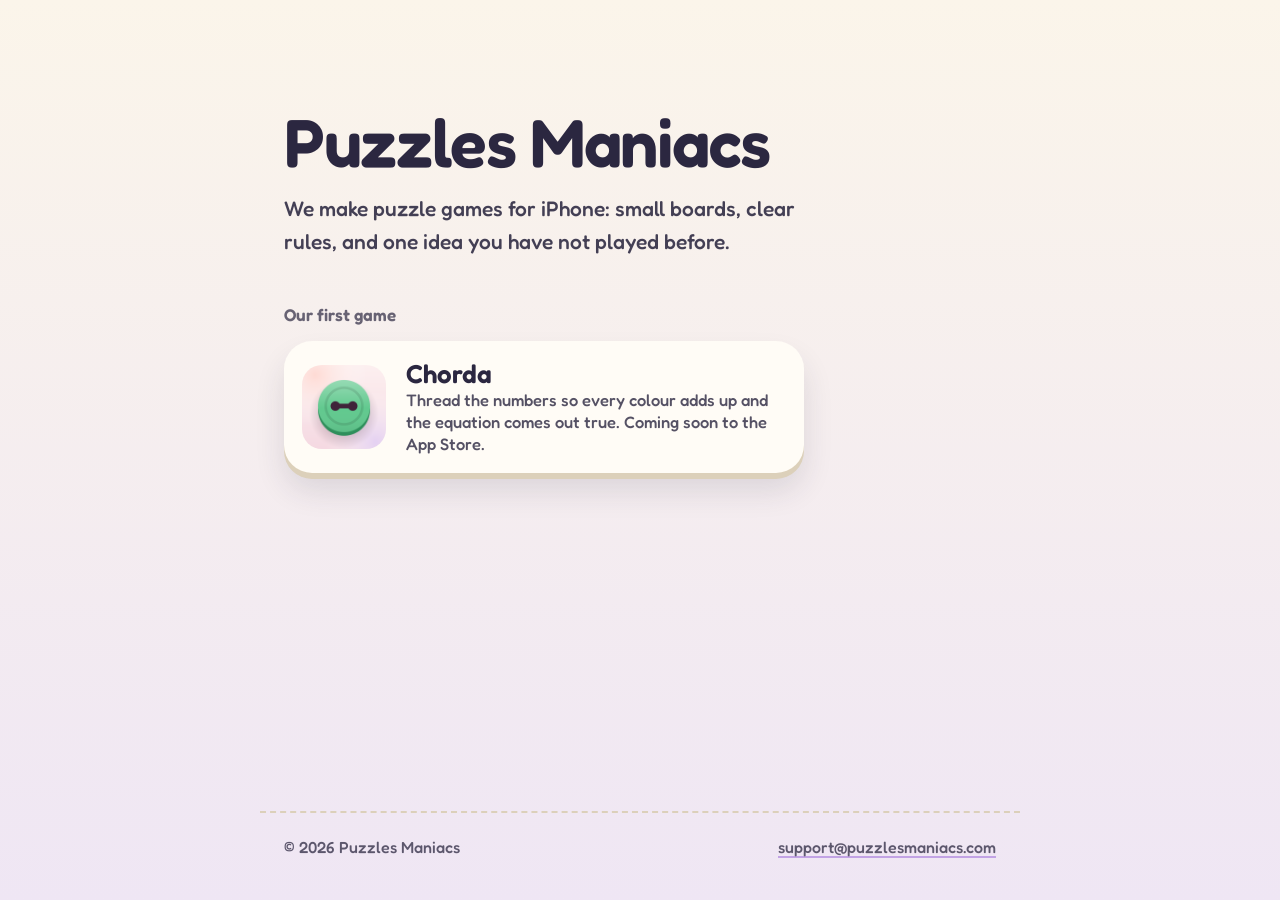
<file: index.html>
<!DOCTYPE html>
<html lang="en"><head><meta charset="utf-8"><meta name="viewport" content="width=device-width,initial-scale=1">
<title>Puzzles Maniacs</title>
<meta name="description" content="Puzzles Maniacs makes puzzle games for iPhone. Our first is Chorda, a number puzzle played with thread.">
<link rel="canonical" href="https://puzzlesmaniacs.com/"><link rel="icon" href="favicon.png">
<style>
@font-face{font-family:Fredoka;font-weight:500;font-display:swap;src:url(fredoka-latin-500-normal.woff2) format("woff2")}
@font-face{font-family:Fredoka;font-weight:600;font-display:swap;src:url(fredoka-latin-600-normal.woff2) format("woff2")}
*{box-sizing:border-box}
html{background:#EFE6F4}
body{margin:0;min-height:100vh;display:flex;flex-direction:column;font:500 18px/1.55 Fredoka,ui-rounded,"SF Pro Rounded",system-ui,sans-serif;color:#2B2740;background:linear-gradient(#FBF5EA,#EFE6F4) fixed}
.wrap{width:100%;max-width:760px;margin:0 auto;padding:0 24px}
main.wrap{flex:1;padding:12vh 24px 60px}
h1{font-weight:600;font-size:clamp(40px,8vw,68px);line-height:1.02;letter-spacing:-.02em;margin:0 0 16px}
.lead{font-size:21px;max-width:26em;margin:0 0 44px;opacity:.88}
h2{font-weight:600;font-size:17px;margin:0 0 12px;opacity:.7}
a{color:inherit;text-underline-offset:3px;text-decoration-thickness:2px;text-decoration-color:#B38DE0}
a:focus-visible{outline:3px solid #2B2740;outline-offset:4px;border-radius:8px}
.game{display:flex;align-items:center;gap:20px;padding:18px 22px 18px 18px;border-radius:28px;background:#FFFCF6;text-decoration:none;box-shadow:0 6px 0 #DCD0BA,0 18px 30px rgba(43,39,64,.12);transition:transform .12s,box-shadow .12s;max-width:520px}
.game:hover{transform:translateY(-2px);box-shadow:0 8px 0 #DCD0BA,0 22px 34px rgba(43,39,64,.14)}
.game:active{transform:translateY(4px);box-shadow:0 2px 0 #DCD0BA,0 8px 14px rgba(43,39,64,.12)}
.game img{width:84px;height:84px;border-radius:20px;flex:none;display:block}
.game strong{display:block;font-weight:600;font-size:26px;line-height:1.15}
.game span{display:block;font-size:16.5px;opacity:.8;line-height:1.35}
footer.wrap{padding:22px 24px 40px;font-size:16px;display:flex;flex-wrap:wrap;gap:6px 24px;justify-content:space-between;border-top:2px dashed #DCD0BA}
footer span{opacity:.75}
@media (prefers-reduced-motion:reduce){.game{transition:none}}
</style></head>
<body>
<main class="wrap">
  <h1>Puzzles Maniacs</h1>
  <p class="lead">We make puzzle games for iPhone: small boards, clear rules, and one idea you have not played before.</p>
  <h2>Our first game</h2>
  <a class="game" href="chorda.html"><img src="icon.png" width="360" height="360" alt="">
    <div><strong>Chorda</strong><span>Thread the numbers so every colour adds up and the equation comes out true. Coming soon to the App Store.</span></div></a>
</main>
<footer class="wrap"><span>© 2026 Puzzles Maniacs</span><span><a href="mailto:support@puzzlesmaniacs.com">support@puzzlesmaniacs.com</a></span></footer>
</body></html>
</file>
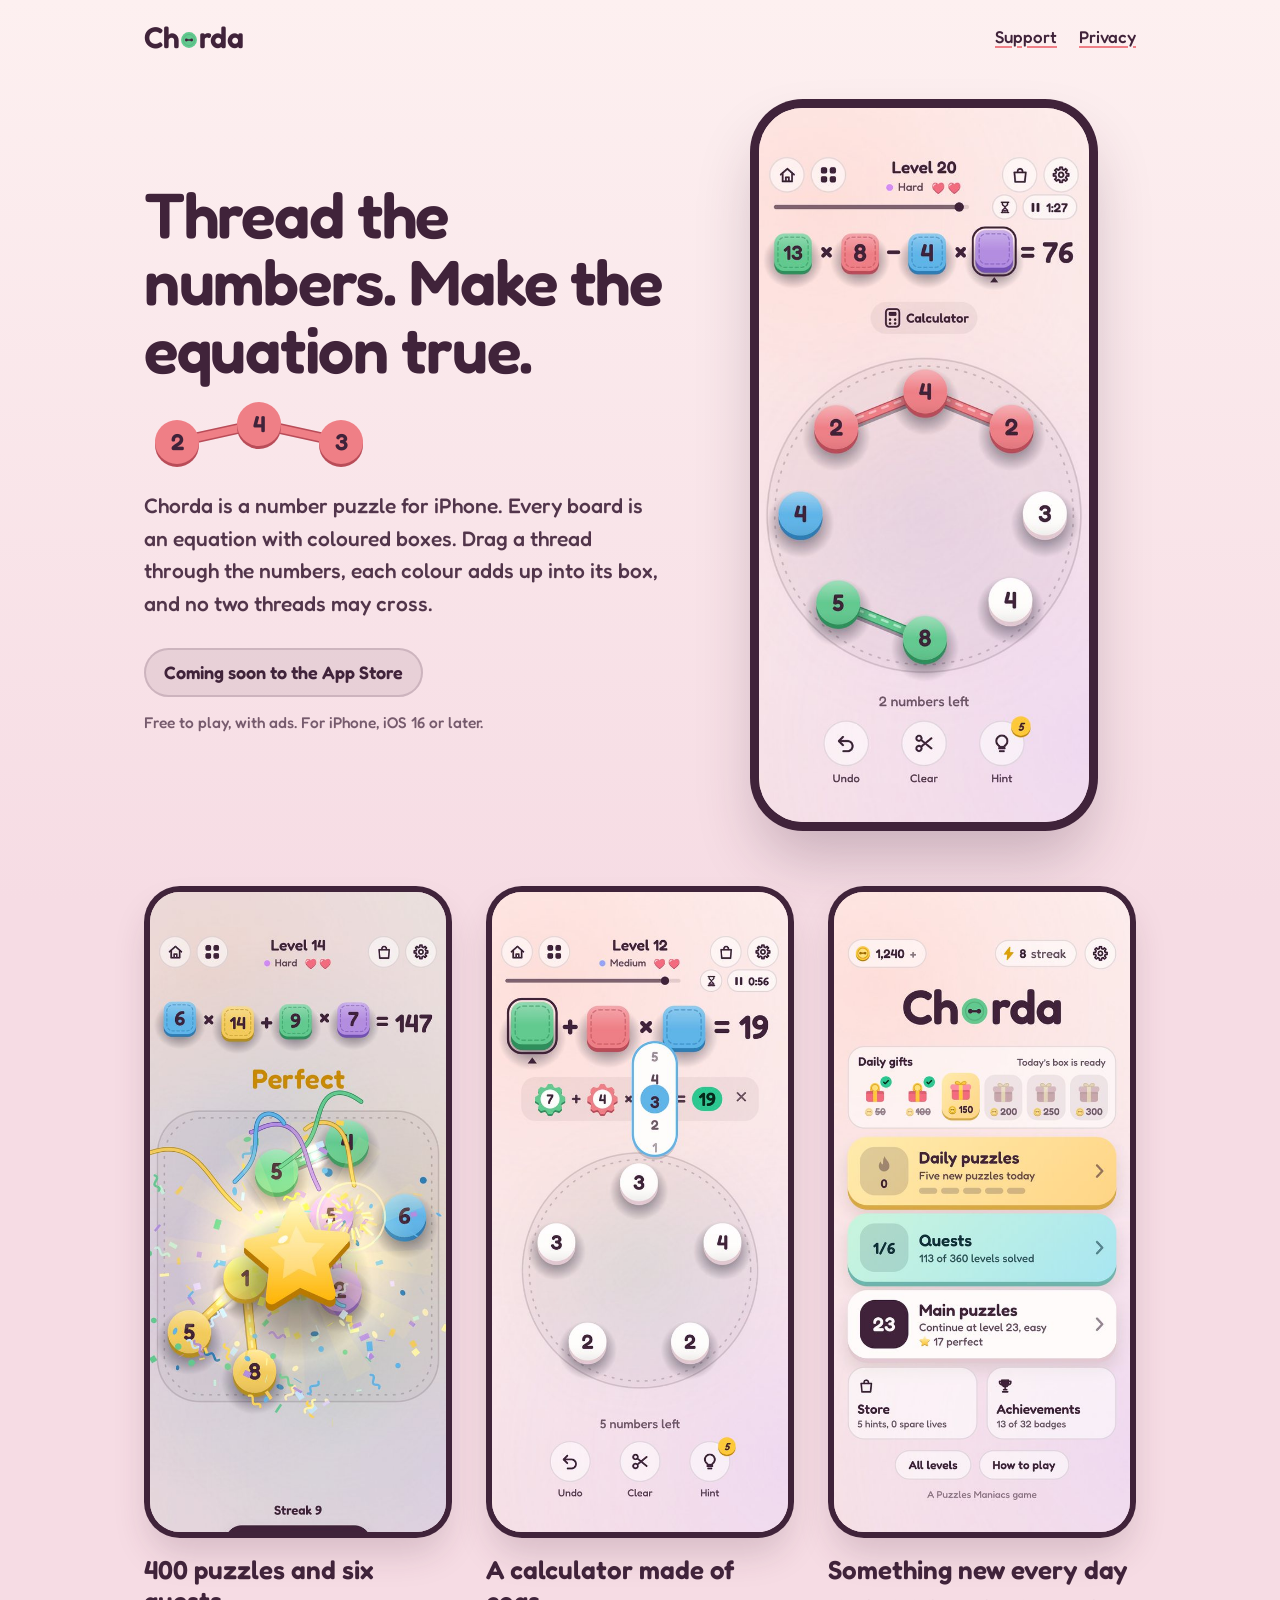
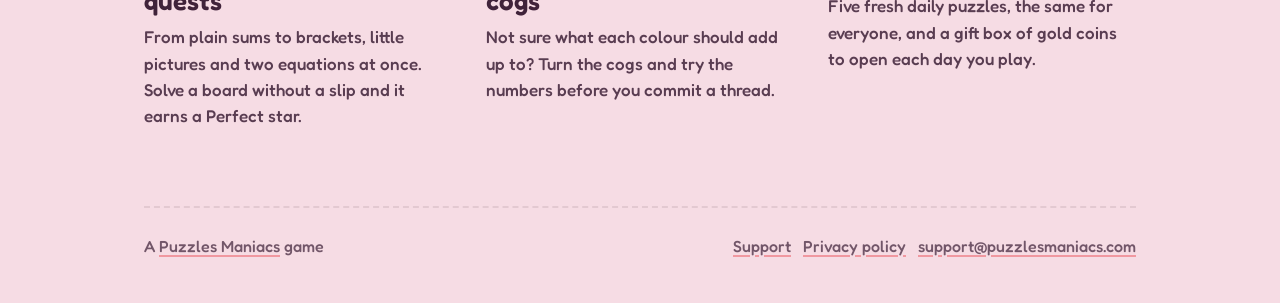
<file: chorda.html>
<!DOCTYPE html>
<html lang="en"><head><meta charset="utf-8"><meta name="viewport" content="width=device-width,initial-scale=1"><link rel="icon" href="favicon.png"><link rel="apple-touch-icon" href="icon.png"><link rel="stylesheet" href="site.css"><link rel="canonical" href="https://puzzlesmaniacs.com/chorda.html"><meta property="og:title" content="Chorda: thread the numbers"><meta property="og:description" content="A number puzzle for iPhone. Thread the numbers so every colour adds up and the equation comes out true."><meta property="og:image" content="https://puzzlesmaniacs.com/icon.png"><meta property="og:url" content="https://puzzlesmaniacs.com/chorda.html">
<title>Chorda: thread the numbers</title>
<meta name="description" content="Chorda is a number puzzle for iPhone. Thread numbered buttons together so that every colour adds up and the equation comes out true.">
</head>
<body><div class="wrap">
<header class="top"><a class="logo" href="chorda.html" aria-label="Chorda, home">Ch<svg viewBox="0 0 44 44" aria-hidden="true"><circle cx="22" cy="22" r="19.4" fill="#62C98F"/><circle cx="22" cy="22" r="13.6" fill="none" stroke="rgba(0,0,0,.1)" stroke-width="2"/><line x1="15.6" y1="22" x2="28.4" y2="22" stroke="currentColor" stroke-width="3.4" stroke-linecap="round"/><circle cx="15.6" cy="22" r="3.5" fill="currentColor"/><circle cx="28.4" cy="22" r="3.5" fill="currentColor"/></svg>rda</a><nav><a href="support.html">Support</a><a href="privacy.html">Privacy</a></nav></header>
<section class="hero">
  <div>
    <h1>Thread the numbers. Make the equation true.</h1>
    <svg class="thread" viewBox="0 0 230 66" role="img" aria-label="Three numbered buttons, 2, 4 and 3, joined by one thread">
      <path d="M33 40 L115 22 L197 40" fill="none" stroke="#B94C58" stroke-width="10.5" stroke-linecap="round" stroke-linejoin="round"/>
      <path class="yarn" d="M33 40 L115 22 L197 40" fill="none" stroke="#EF7F86" stroke-width="7.5" stroke-linecap="round" stroke-linejoin="round"/>
      <g font-family="Fredoka,ui-rounded,system-ui,sans-serif" font-weight="600" font-size="23" text-anchor="middle" fill="#40233A">
        <circle cx="33" cy="43" r="22" fill="#B94C58"/><circle cx="33" cy="40" r="22" fill="#EF7F86"/><text x="33" y="48">2</text>
        <circle cx="115" cy="25" r="22" fill="#B94C58"/><circle cx="115" cy="22" r="22" fill="#EF7F86"/><text x="115" y="30">4</text>
        <circle cx="197" cy="43" r="22" fill="#B94C58"/><circle cx="197" cy="40" r="22" fill="#EF7F86"/><text x="197" y="48">3</text>
      </g>
    </svg>
    <p class="lead">Chorda is a number puzzle for iPhone. Every board is an equation with coloured boxes. Drag a thread through the numbers, each colour adds up into its box, and no two threads may cross.</p>
    <span class="soon">Coming soon to the App Store</span>
    <p class="note">Free to play, with ads. For iPhone, iOS 16 or later.</p>
  </div>
  <div class="phone"><img src="1-play.jpg" width="540" height="1168" alt="A Chorda board: seven numbered buttons in a ring, two threads placed, under the equation green times red minus blue times violet equals 76"></div>
</section>
<section class="three">
  <div><div class="shot"><img src="2-perfect.jpg" width="540" height="1168" alt="A solved board with a gold star and the word Perfect"></div><h2>400 puzzles and six quests</h2><p>From plain sums to brackets, little pictures and two equations at once. Solve a board without a slip and it earns a Perfect star.</p></div>
  <div><div class="shot"><img src="3-calculator.jpg" width="540" height="1168" alt="The calculator open under the equation, with a cog being turned to 3"></div><h2>A calculator made of cogs</h2><p>Not sure what each colour should add up to? Turn the cogs and try the numbers before you commit a thread.</p></div>
  <div><div class="shot"><img src="6-home.jpg" width="540" height="1168" alt="The home screen with daily gifts, daily puzzles, quests and main puzzles"></div><h2>Something new every day</h2><p>Five fresh daily puzzles, the same for everyone, and a gift box of gold coins to open each day you play.</p></div>
</section>
<footer><span>A <a href="./">Puzzles Maniacs</a> game</span><span><a href="support.html">Support</a> &nbsp; <a href="privacy.html">Privacy policy</a> &nbsp; <a href="mailto:support@puzzlesmaniacs.com">support@puzzlesmaniacs.com</a></span></footer>
</div></body></html>
</file>
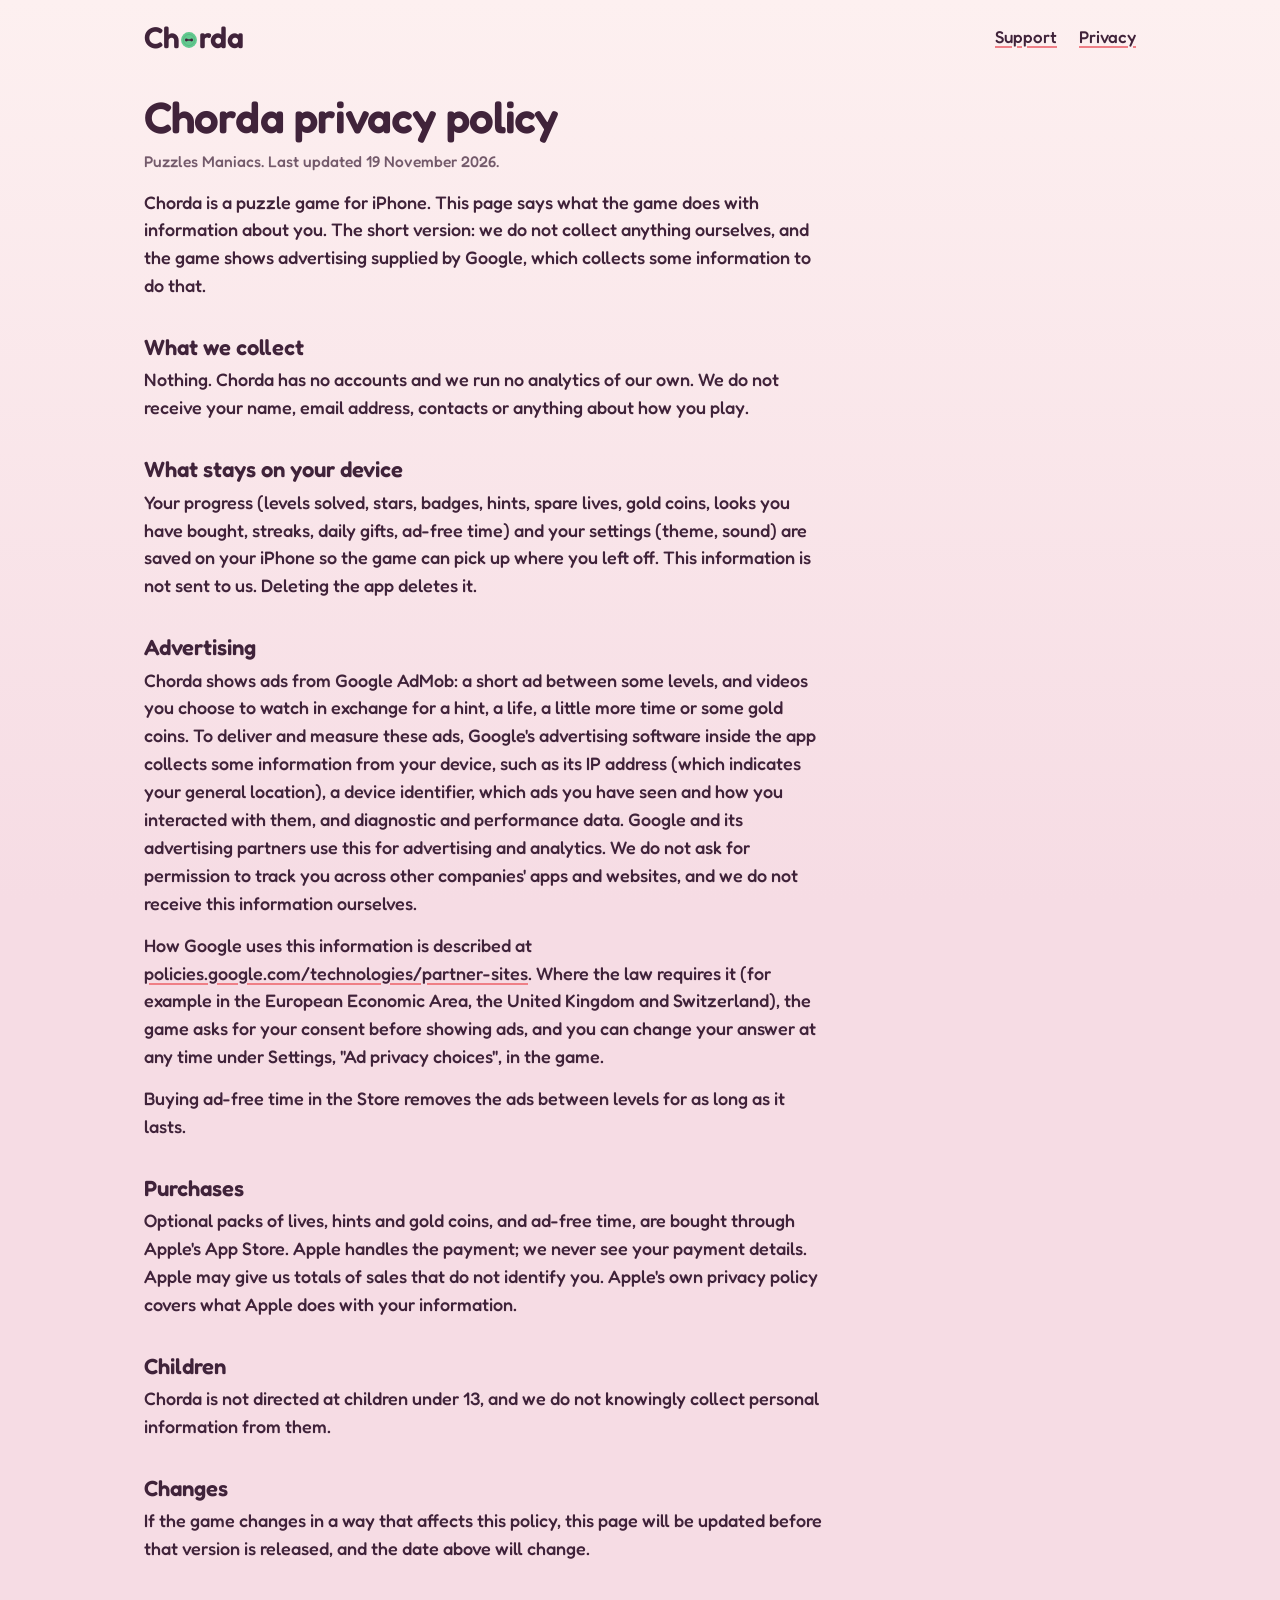
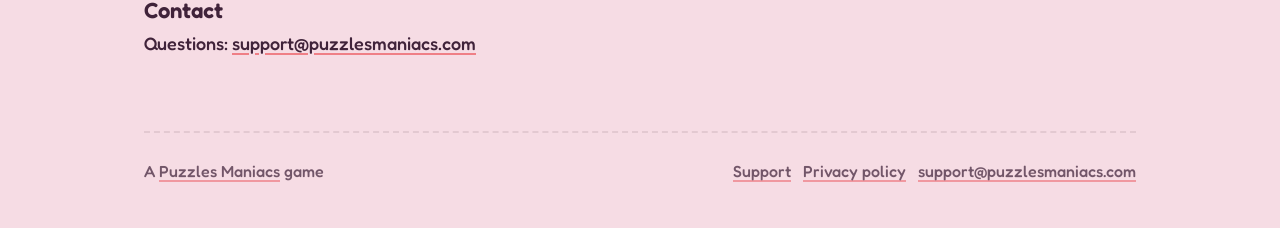
<file: privacy.html>
<!DOCTYPE html>
<html lang="en"><head><meta charset="utf-8"><meta name="viewport" content="width=device-width,initial-scale=1"><link rel="icon" href="favicon.png"><link rel="apple-touch-icon" href="icon.png"><link rel="stylesheet" href="site.css"><link rel="canonical" href="https://puzzlesmaniacs.com/privacy.html"><meta name="description" content="How Chorda, a number puzzle for iPhone by Puzzles Maniacs, handles information about you.">
<title>Chorda privacy policy</title></head>
<body><div class="wrap">
<header class="top"><a class="logo" href="chorda.html" aria-label="Chorda, home">Ch<svg viewBox="0 0 44 44" aria-hidden="true"><circle cx="22" cy="22" r="19.4" fill="#62C98F"/><circle cx="22" cy="22" r="13.6" fill="none" stroke="rgba(0,0,0,.1)" stroke-width="2"/><line x1="15.6" y1="22" x2="28.4" y2="22" stroke="currentColor" stroke-width="3.4" stroke-linecap="round"/><circle cx="15.6" cy="22" r="3.5" fill="currentColor"/><circle cx="28.4" cy="22" r="3.5" fill="currentColor"/></svg>rda</a><nav><a href="support.html">Support</a><a href="privacy.html">Privacy</a></nav></header>
<main class="text"><h1>Chorda privacy policy</h1>
<p><small>Puzzles Maniacs. Last updated 19 November 2026.</small></p>
<p>Chorda is a puzzle game for iPhone. This page says what the game does with information about you. The short version: we do not collect anything ourselves, and the game shows advertising supplied by Google, which collects some information to do that.</p>
<h2>What we collect</h2>
<p>Nothing. Chorda has no accounts and we run no analytics of our own. We do not receive your name, email address, contacts or anything about how you play.</p>
<h2>What stays on your device</h2>
<p>Your progress (levels solved, stars, badges, hints, spare lives, gold coins, looks you have bought, streaks, daily gifts, ad-free time) and your settings (theme, sound) are saved on your iPhone so the game can pick up where you left off. This information is not sent to us. Deleting the app deletes it.</p>
<h2>Advertising</h2>
<p>Chorda shows ads from Google AdMob: a short ad between some levels, and videos you choose to watch in exchange for a hint, a life, a little more time or some gold coins. To deliver and measure these ads, Google's advertising software inside the app collects some information from your device, such as its IP address (which indicates your general location), a device identifier, which ads you have seen and how you interacted with them, and diagnostic and performance data. Google and its advertising partners use this for advertising and analytics. We do not ask for permission to track you across other companies' apps and websites, and we do not receive this information ourselves.</p>
<p>How Google uses this information is described at <a href="https://policies.google.com/technologies/partner-sites">policies.google.com/technologies/partner-sites</a>. Where the law requires it (for example in the European Economic Area, the United Kingdom and Switzerland), the game asks for your consent before showing ads, and you can change your answer at any time under Settings, "Ad privacy choices", in the game.</p>
<p>Buying ad-free time in the Store removes the ads between levels for as long as it lasts.</p>
<h2>Purchases</h2>
<p>Optional packs of lives, hints and gold coins, and ad-free time, are bought through Apple's App Store. Apple handles the payment; we never see your payment details. Apple may give us totals of sales that do not identify you. Apple's own privacy policy covers what Apple does with your information.</p>
<h2>Children</h2>
<p>Chorda is not directed at children under 13, and we do not knowingly collect personal information from them.</p>
<h2>Changes</h2>
<p>If the game changes in a way that affects this policy, this page will be updated before that version is released, and the date above will change.</p>
<h2>Contact</h2>
<p>Questions: <a href="mailto:support@puzzlesmaniacs.com">support@puzzlesmaniacs.com</a></p></main>
<footer><span>A <a href="./">Puzzles Maniacs</a> game</span><span><a href="support.html">Support</a> &nbsp; <a href="privacy.html">Privacy policy</a> &nbsp; <a href="mailto:support@puzzlesmaniacs.com">support@puzzlesmaniacs.com</a></span></footer>
</div></body></html>
</file>
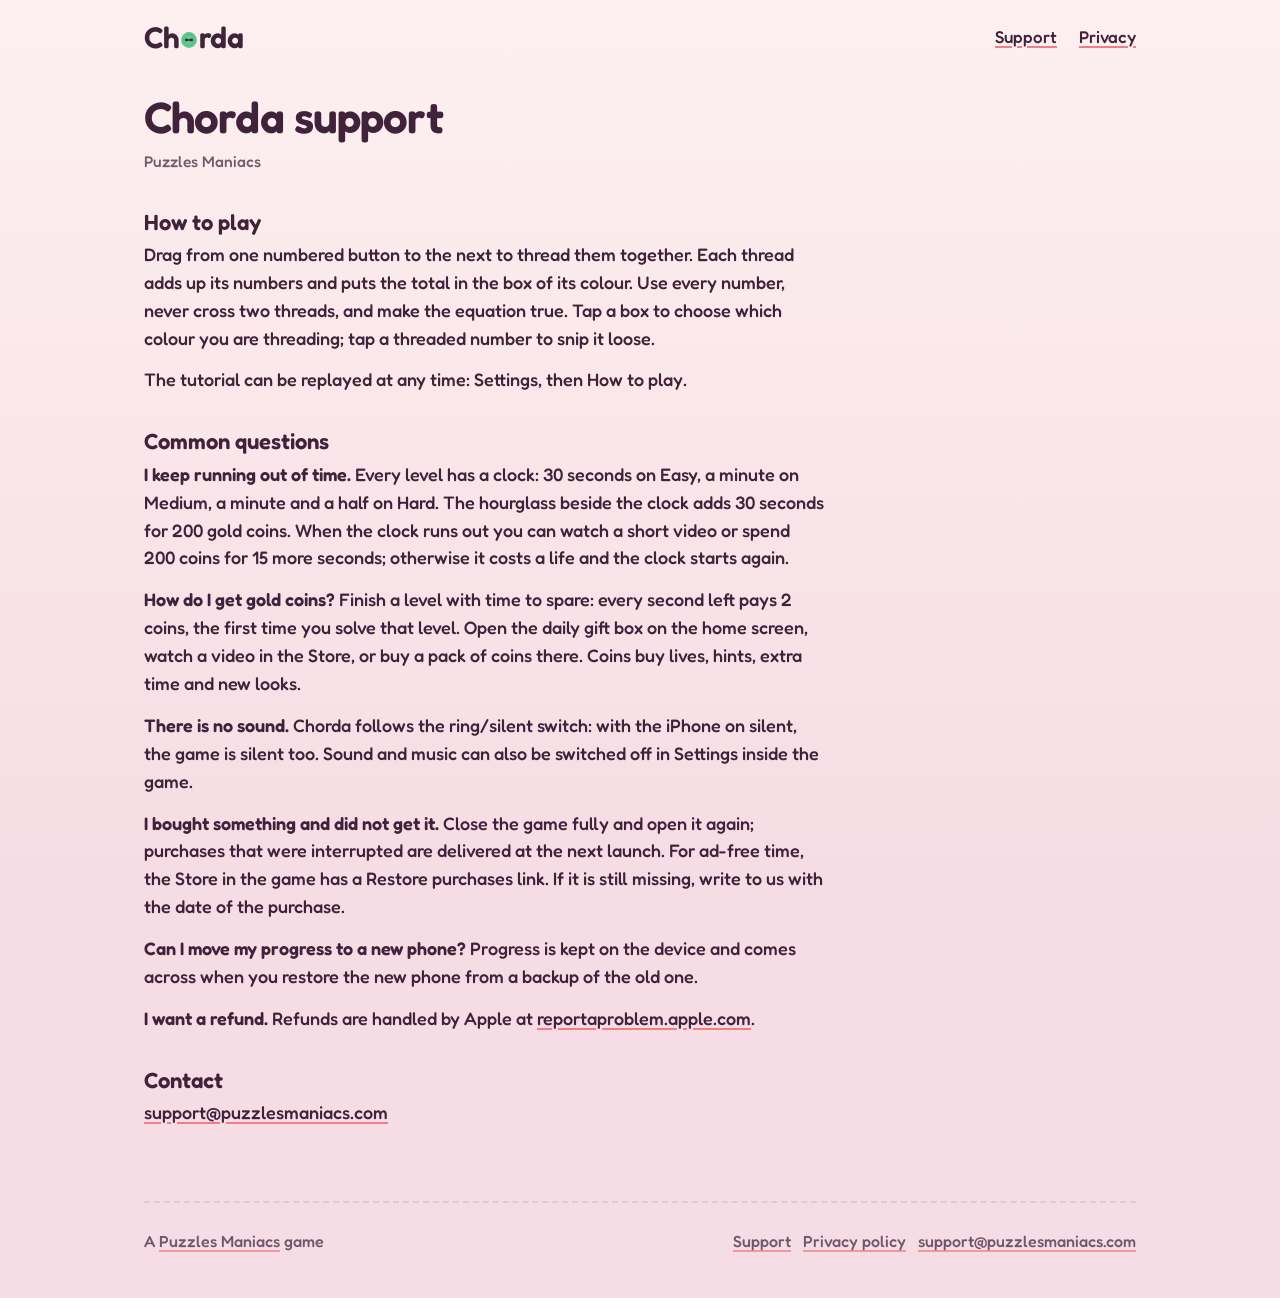
<file: support.html>
<!DOCTYPE html>
<html lang="en"><head><meta charset="utf-8"><meta name="viewport" content="width=device-width,initial-scale=1"><link rel="icon" href="favicon.png"><link rel="apple-touch-icon" href="icon.png"><link rel="stylesheet" href="site.css"><link rel="canonical" href="https://puzzlesmaniacs.com/support.html"><meta name="description" content="Help with Chorda, a number puzzle for iPhone: how to play, common questions and contact.">
<title>Chorda support</title></head>
<body><div class="wrap">
<header class="top"><a class="logo" href="chorda.html" aria-label="Chorda, home">Ch<svg viewBox="0 0 44 44" aria-hidden="true"><circle cx="22" cy="22" r="19.4" fill="#62C98F"/><circle cx="22" cy="22" r="13.6" fill="none" stroke="rgba(0,0,0,.1)" stroke-width="2"/><line x1="15.6" y1="22" x2="28.4" y2="22" stroke="currentColor" stroke-width="3.4" stroke-linecap="round"/><circle cx="15.6" cy="22" r="3.5" fill="currentColor"/><circle cx="28.4" cy="22" r="3.5" fill="currentColor"/></svg>rda</a><nav><a href="support.html">Support</a><a href="privacy.html">Privacy</a></nav></header>
<main class="text"><h1>Chorda support</h1>
<p><small>Puzzles Maniacs</small></p>
<h2>How to play</h2>
<p>Drag from one numbered button to the next to thread them together. Each thread adds up its numbers and puts the total in the box of its colour. Use every number, never cross two threads, and make the equation true. Tap a box to choose which colour you are threading; tap a threaded number to snip it loose.</p>
<p>The tutorial can be replayed at any time: Settings, then How to play.</p>
<h2>Common questions</h2>
<p><strong>I keep running out of time.</strong> Every level has a clock: 30 seconds on Easy, a minute on Medium, a minute and a half on Hard. The hourglass beside the clock adds 30 seconds for 200 gold coins. When the clock runs out you can watch a short video or spend 200 coins for 15 more seconds; otherwise it costs a life and the clock starts again.</p>
<p><strong>How do I get gold coins?</strong> Finish a level with time to spare: every second left pays 2 coins, the first time you solve that level. Open the daily gift box on the home screen, watch a video in the Store, or buy a pack of coins there. Coins buy lives, hints, extra time and new looks.</p>
<p><strong>There is no sound.</strong> Chorda follows the ring/silent switch: with the iPhone on silent, the game is silent too. Sound and music can also be switched off in Settings inside the game.</p>
<p><strong>I bought something and did not get it.</strong> Close the game fully and open it again; purchases that were interrupted are delivered at the next launch. For ad-free time, the Store in the game has a Restore purchases link. If it is still missing, write to us with the date of the purchase.</p>
<p><strong>Can I move my progress to a new phone?</strong> Progress is kept on the device and comes across when you restore the new phone from a backup of the old one.</p>
<p><strong>I want a refund.</strong> Refunds are handled by Apple at <a href="https://reportaproblem.apple.com">reportaproblem.apple.com</a>.</p>
<h2>Contact</h2>
<p><a href="mailto:support@puzzlesmaniacs.com">support@puzzlesmaniacs.com</a></p></main>
<footer><span>A <a href="./">Puzzles Maniacs</a> game</span><span><a href="support.html">Support</a> &nbsp; <a href="privacy.html">Privacy policy</a> &nbsp; <a href="mailto:support@puzzlesmaniacs.com">support@puzzlesmaniacs.com</a></span></footer>
</div></body></html>
</file>
<file: site.css>
@font-face{font-family:Fredoka;font-weight:500;font-display:swap;src:url(fredoka-latin-500-normal.woff2) format("woff2")}
@font-face{font-family:Fredoka;font-weight:600;font-display:swap;src:url(fredoka-latin-600-normal.woff2) format("woff2")}
:root{--ink:#40233A;--page:#FDF0F0;--page2:#F6DCE4;--card:#FFFBFB;--edge:#E3C9D1;--green:#62C98F;--red:#EF7F86;--blue:#5FB4E8;--yellow:#F3CB5C;--violet:#B38DE0}
*{box-sizing:border-box}
html{background:var(--page2)}
body{margin:0;min-height:100vh;font:500 18px/1.55 Fredoka,ui-rounded,"SF Pro Rounded",system-ui,sans-serif;color:var(--ink);background:linear-gradient(var(--page),var(--page2)) fixed}
a{color:inherit;text-underline-offset:3px;text-decoration-thickness:2px;text-decoration-color:var(--red)}
a:hover{text-decoration-color:var(--ink)}
a:focus-visible,.btn:focus-visible{outline:3px solid var(--ink);outline-offset:3px;border-radius:6px}
.wrap{max-width:1040px;margin:0 auto;padding:0 24px}
header.top{display:flex;align-items:center;justify-content:space-between;padding:22px 0}
.logo{font-weight:600;font-size:30px;letter-spacing:-.015em;text-decoration:none;white-space:nowrap;line-height:1}
.logo svg{width:.6em;height:.6em;vertical-align:-.045em;margin:0 .03em}
nav a{margin-left:22px;font-size:17px}
h1{font-weight:600;font-size:clamp(38px,6.2vw,64px);line-height:1.06;letter-spacing:-.02em;margin:0 0 18px}
h2{font-weight:600;font-size:26px;line-height:1.2;margin:0 0 8px}
p{margin:0 0 14px}
.hero{display:grid;grid-template-columns:1.1fr .9fr;gap:48px;align-items:center;padding:34px 0 70px}
.lead{font-size:21px;max-width:30em;opacity:.9}
/* a status line for now; it becomes the App Store link (class "btn") once the app is live */
.soon{display:inline-block;margin-top:14px;padding:11px 20px 10px;border-radius:999px;background:rgba(64,35,58,.09);box-shadow:inset 0 0 0 2px rgba(64,35,58,.16);font-weight:600;font-size:18px}
.btn{display:inline-block;margin-top:14px;padding:13px 22px 12px;border-radius:18px;background:var(--ink);color:var(--card);font-weight:600;font-size:18px;box-shadow:0 5px 0 #000;text-decoration:none}
.note{font-size:15.5px;opacity:.7;margin-top:14px}
/* a thread through three numbers, the way the game draws one */
.thread{display:block;width:230px;height:66px;margin:6px 0 22px;overflow:visible}
.phone{justify-self:center;width:min(330px,78vw);border-radius:44px;overflow:hidden;box-shadow:0 0 0 9px var(--ink),0 34px 60px rgba(64,35,58,.25)}
.phone img,.shot img{display:block;width:100%;height:auto}
.three{display:grid;grid-template-columns:repeat(3,1fr);gap:34px;padding:0 0 76px}
.shot{border-radius:30px;overflow:hidden;box-shadow:0 0 0 6px var(--ink),0 20px 36px rgba(64,35,58,.18);margin:0 6px 22px}
.three p{font-size:17px;opacity:.86;margin:0}
footer{border-top:2px dashed var(--edge);padding:26px 0 44px;display:flex;flex-wrap:wrap;gap:8px 26px;justify-content:space-between;font-size:16px}
footer span{opacity:.72}
/* the text pages */
main.text{max-width:680px;padding:20px 0 60px}
main.text h1{font-size:clamp(32px,5vw,44px);margin-bottom:6px}
main.text h2{font-size:22px;margin:34px 0 6px}
main.text small{opacity:.72;font-size:15.5px}
main.text strong{font-weight:600}
@media (max-width:760px){
  .hero{grid-template-columns:1fr;gap:38px;padding:14px 0 54px}
  .three{grid-template-columns:1fr;gap:44px;max-width:340px;margin:0 auto}
  nav a{margin-left:16px}
}
@media (prefers-reduced-motion:no-preference){
  .thread path.yarn{stroke-dasharray:260;stroke-dashoffset:260;animation:sew 1s .25s cubic-bezier(.3,.8,.3,1) forwards}
  @keyframes sew{to{stroke-dashoffset:0}}
}
</file>
